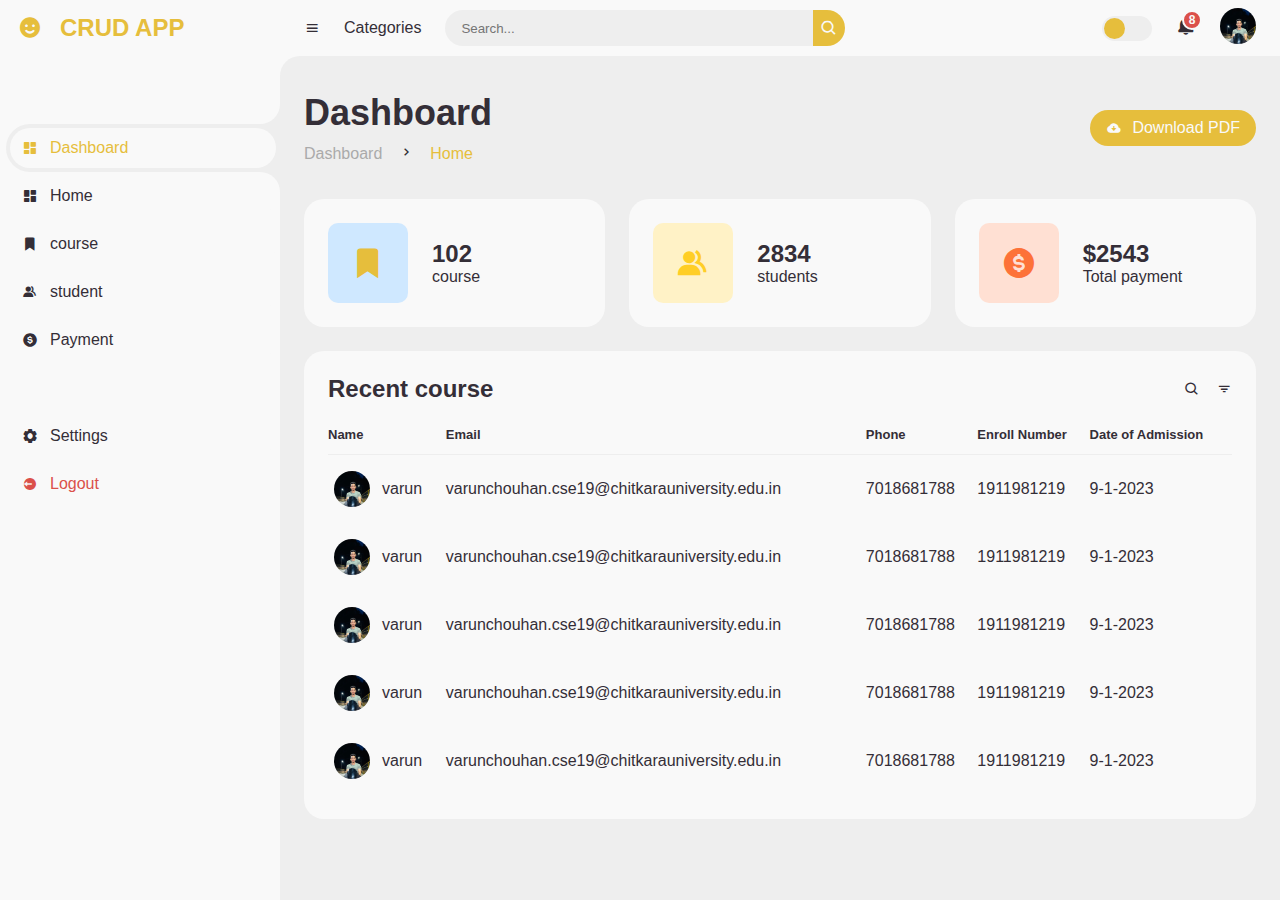
<file: project 2/index.html>
<!DOCTYPE html>
<html lang="en">
<head>
	<meta charset="UTF-8">
	<meta name="viewport" content="width=device-width, initial-scale=1.0">

	<link href='https://unpkg.com/boxicons@2.0.9/css/boxicons.min.css' rel='stylesheet'>
	<link rel="stylesheet" href="style.css">

	<title>varun chouhan</title>
</head>
<body>



	<section id="sidebar">
		<a href="#" class="brand">
			<i class='bx bxs-smile'></i>
			<span class="text">CRUD APP</span>
		</a>
		<ul class="side-menu top">
			<li class="active">
				<a href="#">
					<i class='bx bxs-dashboard' ></i>
					<span class="text">Dashboard</span>
				</a>
			</li>
			<li>
				<a href="#">
					<i class="bx bxs-dashboard"></i>
					<span class="text">Home</span>
				</a>
			</li>
			<li>
				<a href="#">
					<i class='bx bxs-bookmark' ></i>
					<span class="text">course</span>
				</a>
			</li>
			<li>
				<a href="#">
					<i class='bx bxs-group'></iconify-icon></i>
					<span class="text">student</span>
				</a>
			</li>
			<li>
				<a href="#">
					<i class='bx bxs-dollar-circle' ></i>
					<span class="text">Payment</span>
				</a>
			</li>
		</ul>
		<ul class="side-menu">
			<li>
				<a href="#">
					<i class='bx bxs-cog' ></i>
					<span class="text">Settings</span>
				</a>
			</li>
			<li>
				<a href="#" class="logout">
					<i class='bx bxs-log-out-circle' ></i>
					<span class="text">Logout</span>
				</a>
			</li>
		</ul>
	</section>



	<section id="content">
		
		<nav>
			<i class='bx bx-menu' ></i>
			<a href="#" class="nav-link">Categories</a>
			<form action="#">
				<div class="form-input">
					<input type="search" placeholder="Search...">
					<button type="submit" class="search-btn"><i class='bx bx-search' ></i></button>
				</div>
			</form>
			<input type="checkbox" id="switch-mode" hidden>
			<label for="switch-mode" class="switch-mode"></label>
			<a href="#" class="notification">
				<i class='bx bxs-bell' ></i>
				<span class="num">8</span>
			</a>
			<a href="#" class="profile">
				<img src="img/IMG_3964.jpg">
			</a>
		</nav>
		
		<main>
			<div class="head-title">
				<div class="left">
					<h1>Dashboard</h1>
					<ul class="breadcrumb">
						<li>
							<a href="#">Dashboard</a>
						</li>
						<li><i class='bx bx-chevron-right' ></i></li>
						<li>
							<a class="active" href="#">Home</a>
						</li>
					</ul>
				</div>
				<a href="#" class="btn-download">
					<i class='bx bxs-cloud-download' ></i>
					<span class="text">Download PDF</span>
				</a>
			</div>

			<ul class="box-info">
				<li>
					<i class='bx bxs-bookmark' ></i>
					<span class="text">
						<h3>102</h3>
						<p>course</p>
					</span>
				</li>
				<li>
					<i class='bx bxs-group' ></i>
					<span class="text">
						<h3>2834</h3>
						<p>students</p>
					</span>
				</li>
				<li>
					<i class='bx bxs-dollar-circle' ></i>
					<span class="text">
						<h3>$2543</h3>
						<p>Total payment</p>
					</span>
				</li>
			</ul>


			<div class="table-data">
				<div class="order">
					<div class="head">
						<h3>Recent course</h3>
						<i class='bx bx-search' ></i>
						<i class='bx bx-filter' ></i>
					</div>
					<table>
						<thead>
							<tr>
								<th>Name</th>
								<th>Email</th>
								<th>Phone</th>
								<th>Enroll Number</th>
								<th>Date of Admission </th>
							</tr>
						</thead>
						<tbody>
							<tr>
								<td>
									<img src="img/IMG_3964.jpg">
									<p>varun </p>
								</td>
								<td>varunchouhan.cse19@chitkarauniversity.edu.in</td>
								<td>7018681788</td>
								<td>1911981219</td>
								<td>9-1-2023</td>

							</tr>
							<tr>
								<td>
									<img src="img/IMG_3964.jpg">
									<p> varun </p>
								</td>
								<td>varunchouhan.cse19@chitkarauniversity.edu.in</td>
                                <td>7018681788</td>
								<td>1911981219</td>
								<td>9-1-2023</td>

							</tr>
							<tr>
								<td>
									<img src="img/IMG_3964.jpg">
									<p>varun</p>
								</td>
								<td>varunchouhan.cse19@chitkarauniversity.edu.in</td>
								<td>7018681788</td>
								<td>1911981219</td>
								<td>9-1-2023</td>

							</tr>
							<tr>
								<td>
									<img src="img/IMG_3964.jpg">
									<p>varun</p>
								</td>
								<td>varunchouhan.cse19@chitkarauniversity.edu.in</td>
								<td>7018681788</td>
								<td>1911981219</td>
								<td>9-1-2023</td>

							</tr>
							<tr>
								<td>
									<img src="img/IMG_3964.jpg">
									<p>varun</p>
								</td>
								<td>varunchouhan.cse19@chitkarauniversity.edu.in</td>
								<td>7018681788</td>
								<td>1911981219</td>
								<td>9-1-2023</td>

							</tr>
						</tbody>
					</table>
				</div>
				
			</div>
		</main>
		 
	</section>
	

	<script src="script.js"></script>
</body>
</html>
</file>
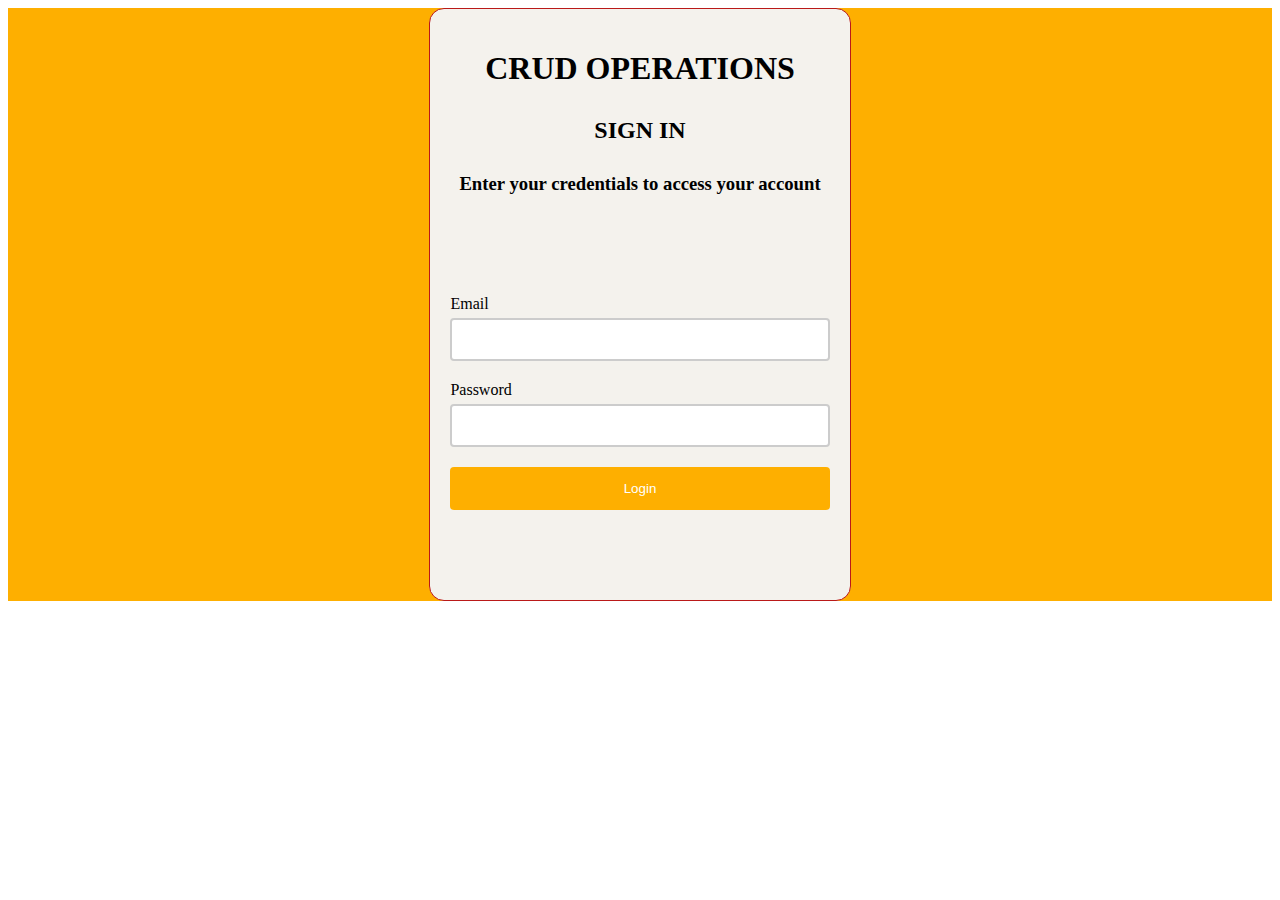
<file: project 2/singin.html>
<!DOCTYPE html>
<html>
<head>
  <link rel="stylesheet" type="text/css" href="signin.css">
  <title>Login</title>
  
</head>
<body >
    
   <div class="background">
    
  <div class="signin-container">
    <form>
    
        <h1>CRUD OPERATIONS</h1>
      <h2>SIGN IN</h2>
      <h3>Enter your credentials to access your account</h3>
      <label for="Email">Email</label>
      <input type="text" id="Email" name="Email" required >
      <label for="password">Password</label>
      <input type="password" id="password" name="password" required>
     
      <button type="submit" onclick="window.location.href= './index.html'">Login</button>

    </form>
  </div>
  </div>
</body>
</html>
</file>
<file: project 2/style.css>
@mport url('https://fonts.googleapis.com/css2?family=Lato:wght@400;700&family=Poppins:wght@400;500;600;700&display=swap');

* {
	margin: 0;
	padding: 0;
	box-sizing: border-box;
}

a {
	text-decoration: none;
}

li {
	list-style: none;
}

:root {
	--poppins: 'Poppins', sans-serif;
	--lato: 'Lato', sans-serif;

	--light: #F9F9F9;
	--blue: #e6be3c;
	--light-blue: #CFE8FF;
	--grey: #eee;
	--dark-grey: #AAAAAA;
	--dark: #342E37;
	--red: #DB504A;
	--yellow: #FFCE26;
	--light-yellow: #FFF2C6;
	--orange: #FD7238;
	--light-orange: #FFE0D3;
}

html {
	overflow-x: hidden;
}

body.dark {
	--light: #1e130c;
	--grey: #060714;
	--dark: #FBFBFB;
}

body {
	background: var(--grey);
	overflow-x: hidden;
}





/* SIDEBAR */
#sidebar {
	position: fixed;
	top: 0;
	left: 0;
	width: 280px;
	height: 100%;
	background: var(--light);
	z-index: 2000;
	font-family: var(--lato);
	transition: .3s ease;
	overflow-x: hidden;
	scrollbar-width: none;
}
#sidebar::--webkit-scrollbar {
	display: none;
}
#sidebar.hide {
	width: 60px;
}
#sidebar .brand {
	font-size: 24px;
	font-weight: 700;
	height: 56px;
	display: flex;
	align-items: center;
	color: var(--blue);
	position: sticky;
	top: 0;
	left: 0;
	background: var(--light);
	z-index: 500;
	padding-bottom: 20px;
	box-sizing: content-box;
}
#sidebar .brand .bx {
	min-width: 60px;
	display: flex;
	justify-content: center;
}
#sidebar .side-menu {
	width: 100%;
	margin-top: 48px;
}
#sidebar .side-menu li {
	height: 48px;
	background: transparent;
	margin-left: 6px;
	border-radius: 48px 0 0 48px;
	padding: 4px;
}
#sidebar .side-menu li.active {
	background: var(--grey);
	position: relative;
}
#sidebar .side-menu li.active::before {
	content: '';
	position: absolute;
	width: 40px;
	height: 40px;
	border-radius: 50%;
	top: -40px;
	right: 0;
	box-shadow: 20px 20px 0 var(--grey);
	z-index: -1;
}
#sidebar .side-menu li.active::after {
	content: '';
	position: absolute;
	width: 40px;
	height: 40px;
	border-radius: 50%;
	bottom: -40px;
	right: 0;
	box-shadow: 20px -20px 0 var(--grey);
	z-index: -1;
}
#sidebar .side-menu li a {
	width: 100%;
	height: 100%;
	background: var(--light);
	display: flex;
	align-items: center;
	border-radius: 48px;
	font-size: 16px;
	color: var(--dark);
	white-space: nowrap;
	overflow-x: hidden;
}
#sidebar .side-menu.top li.active a {
	color: var(--blue);
}
#sidebar.hide .side-menu li a {
	width: calc(48px - (4px * 2));
	transition: width .3s ease;
}
#sidebar .side-menu li a.logout {
	color: var(--red);
}
#sidebar .side-menu.top li a:hover {
	color: var(--blue);
}
#sidebar .side-menu li a .bx {
	min-width: calc(60px  - ((4px + 6px) * 2));
	display: flex;
	justify-content: center;
}
/* SIDEBAR */





/* CONTENT */
#content {
	position: relative;
	width: calc(100% - 280px);
	left: 280px;
	transition: .3s ease;
}
#sidebar.hide ~ #content {
	width: calc(100% - 60px);
	left: 60px;
}




/* NAVBAR */
#content nav {
	height: 56px;
	background: var(--light);
	padding: 0 24px;
	display: flex;
	align-items: center;
	grid-gap: 24px;
	font-family: var(--lato);
	position: sticky;
	top: 0;
	left: 0;
	z-index: 1000;
}
#content nav::before {
	content: '';
	position: absolute;
	width: 40px;
	height: 40px;
	bottom: -40px;
	left: 0;
	border-radius: 50%;
	box-shadow: -20px -20px 0 var(--light);
}
#content nav a {
	color: var(--dark);
}
#content nav .bx.bx-menu {
	cursor: pointer;
	color: var(--dark);
}
#content nav .nav-link {
	font-size: 16px;
	transition: .3s ease;
}
#content nav .nav-link:hover {
	color: var(--blue);
}
#content nav form {
	max-width: 400px;
	width: 100%;
	margin-right: auto;
}
#content nav form .form-input {
	display: flex;
	align-items: center;
	height: 36px;
}
#content nav form .form-input input {
	flex-grow: 1;
	padding: 0 16px;
	height: 100%;
	border: none;
	background: var(--grey);
	border-radius: 36px 0 0 36px;
	outline: none;
	width: 100%;
	color: var(--dark);
}
#content nav form .form-input button {
	width: 36px;
	height: 100%;
	display: flex;
	justify-content: center;
	align-items: center;
	background: var(--blue);
	color: var(--light);
	font-size: 18px;
	border: none;
	outline: none;
	border-radius: 0 36px 36px 0;
	cursor: pointer;
}
#content nav .notification {
	font-size: 20px;
	position: relative;
}
#content nav .notification .num {
	position: absolute;
	top: -6px;
	right: -6px;
	width: 20px;
	height: 20px;
	border-radius: 50%;
	border: 2px solid var(--light);
	background: var(--red);
	color: var(--light);
	font-weight: 700;
	font-size: 12px;
	display: flex;
	justify-content: center;
	align-items: center;
}
#content nav .profile img {
	width: 36px;
	height: 36px;
	object-fit: cover;
	border-radius: 50%;
}
#content nav .switch-mode {
	display: block;
	min-width: 50px;
	height: 25px;
	border-radius: 25px;
	background: var(--grey);
	cursor: pointer;
	position: relative;
}
#content nav .switch-mode::before {
	content: '';
	position: absolute;
	top: 2px;
	left: 2px;
	bottom: 2px;
	width: calc(25px - 4px);
	background: var(--blue);
	border-radius: 50%;
	transition: all .3s ease;
}
#content nav #switch-mode:checked + .switch-mode::before {
	left: calc(100% - (25px - 4px) - 2px);
}
/* NAVBAR */





/* MAIN */
#content main {
	width: 100%;
	padding: 36px 24px;
	font-family: var(--poppins);
	max-height: calc(100vh - 56px);
	overflow-y: auto;
}
#content main .head-title {
	display: flex;
	align-items: center;
	justify-content: space-between;
	grid-gap: 16px;
	flex-wrap: wrap;
}
#content main .head-title .left h1 {
	font-size: 36px;
	font-weight: 600;
	margin-bottom: 10px;
	color: var(--dark);
}
#content main .head-title .left .breadcrumb {
	display: flex;
	align-items: center;
	grid-gap: 16px;
}
#content main .head-title .left .breadcrumb li {
	color: var(--dark);
}
#content main .head-title .left .breadcrumb li a {
	color: var(--dark-grey);
	pointer-events: none;
}
#content main .head-title .left .breadcrumb li a.active {
	color: var(--blue);
	pointer-events: unset;
}
#content main .head-title .btn-download {
	height: 36px;
	padding: 0 16px;
	border-radius: 36px;
	background: var(--blue);
	color: var(--light);
	display: flex;
	justify-content: center;
	align-items: center;
	grid-gap: 10px;
	font-weight: 500;
}




#content main .box-info {
	display: grid;
	grid-template-columns: repeat(auto-fit, minmax(240px, 1fr));
	grid-gap: 24px;
	margin-top: 36px;
}
#content main .box-info li {
	padding: 24px;
	background: var(--light);
	border-radius: 20px;
	display: flex;
	align-items: center;
	grid-gap: 24px;
	
}
#content main .box-info li:hover {
	background-color: #FFCE26;
}

#content main .box-info li .bx {
	width: 80px;
	height: 80px;
	border-radius: 10px;
	font-size: 36px;
	display: flex;
	justify-content: center;
	align-items: center;
}
#content main .box-info li:nth-child(1) .bx {
	background: var(--light-blue);
	color: var(--blue);
}
#content main .box-info li:nth-child(2) .bx {
	background: var(--light-yellow);
	color: var(--yellow);
}
#content main .box-info li:nth-child(3) .bx {
	background: var(--light-orange);
	color: var(--orange);
}
#content main .box-info li .text h3 {
	font-size: 24px;
	font-weight: 600;
	color: var(--dark);
}
#content main .box-info li .text p {
	color: var(--dark);	
}





#content main .table-data {
	display: flex;
	flex-wrap: wrap;
	grid-gap: 24px;
	margin-top: 24px;
	width: 100%;
	color: var(--dark);
}
#content main .table-data > div {
	border-radius: 20px;
	background: var(--light);
	padding: 24px;
	overflow-x: auto;
}
#content main .table-data .head {
	display: flex;
	align-items: center;
	grid-gap: 16px;
	margin-bottom: 24px;
}
#content main .table-data .head h3 {
	margin-right: auto;
	font-size: 24px;
	font-weight: 600;
}
#content main .table-data .head .bx {
	cursor: pointer;
}

#content main .table-data .order {
	flex-grow: 1;
	flex-basis: 500px;
}
#content main .table-data .order table {
	width: 100%;
	border-collapse: collapse;
}
#content main .table-data .order table th {
	padding-bottom: 12px;
	font-size: 13px;
	text-align: left;
	border-bottom: 1px solid var(--grey);
}
#content main .table-data .order table td {
	padding: 16px 0;
}
#content main .table-data .order table tr td:first-child {
	display: flex;
	align-items: center;
	grid-gap: 12px;
	padding-left: 6px;
}
#content main .table-data .order table td img {
	width: 36px;
	height: 36px;
	border-radius: 50%;
	object-fit: cover;
}
#content main .table-data .order table tbody tr:hover {
	background: var(--grey);
}
#content main .table-data .order table tr td .status {
	font-size: 10px;
	padding: 6px 16px;
	color: var(--light);
	border-radius: 20px;
	font-weight: 700;
}
#content main .table-data .order table tr td .status.completed {
	background: var(--blue);
}
#content main .table-data .order table tr td .status.process {
	background: var(--yellow);
}
#content main .table-data .order table tr td .status.pending {
	background: var(--orange);
}


#content main .table-data .todo {
	flex-grow: 1;
	flex-basis: 300px;
}
#content main .table-data .todo .todo-list {
	width: 100%;
}
#content main .table-data .todo .todo-list li {
	width: 100%;
	margin-bottom: 16px;
	background: var(--grey);
	border-radius: 10px;
	padding: 14px 20px;
	display: flex;
	justify-content: space-between;
	align-items: center;
}
#content main .table-data .todo .todo-list li .bx {
	cursor: pointer;
}
#content main .table-data .todo .todo-list li.completed {
	border-left: 10px solid var(--blue);
}
#content main .table-data .todo .todo-list li.not-completed {
	border-left: 10px solid var(--orange);
}
#content main .table-data .todo .todo-list li:last-child {
	margin-bottom: 0;
}
/* MAIN */
/* CONTENT */









@media screen and (max-width: 768px) {
	#sidebar {
		width: 200px;
	}

	#content {
		width: calc(100% - 60px);
		left: 200px;
	}

	#content nav .nav-link {
		display: none;
	}
}






@media screen and (max-width: 576px) {
	#content nav form .form-input input {
		display: none;
	}

	#content nav form .form-input button {
		width: auto;
		height: auto;
		background: transparent;
		border-radius: none;
		color: var(--dark);
	}

	#content nav form.show .form-input input {
		display: block;
		width: 100%;
	}
	#content nav form.show .form-input button {
		width: 36px;
		height: 100%;
		border-radius: 0 36px 36px 0;
		color: var(--light);
		background: var(--red);
	}

	#content nav form.show ~ .notification,
	#content nav form.show ~ .profile {
		display: none;
	}

	#content main .box-info {
		grid-template-columns: 1fr;
	}

	#content main .table-data .head {
		min-width: 420px;
	}
	#content main .table-data .order table {
		min-width: 420px;
	}
	#content main .table-data .todo .todo-list {
		min-width: 420px;
	}
}
</file>
<file: project 2/signin.css>
.signin-container {
    display: flex;
    flex-direction: column;
    align-items: center;
    margin-top: 500px;
    width: 30%;
    margin: 0 auto;
    border: 1px solid rgb(186, 25, 25);
    background-color: #f4f2ed;
    border-radius: 15px;
    padding: 20px;
  }
  .background {
    background-color: #FEAF00;


}
  
  form {
    display: flex;
    flex-direction: column;
    width: 100%;
    margin-bottom: 50px;

  }
  form h1 {

    margin-bottom: 10px;
    text-align: center;

  }
  
  form h2 {
    margin-bottom: 10px;
    text-align: center;
  }
  form h3 {
    margin-bottom: 100px;
    text-align: center;

  }
  
  form label {
    margin-bottom: 5px;
  }
  
  form input[type="text"],
  form input[type="password"] {
    width: 100%;
    padding: 12px 20px;
    margin-bottom: 20px;
    box-sizing: border-box;
    border: 2px solid #ccc;
    border-radius: 4px;
  }
  
  form button[type="submit"] {
    width: 100%;
    background-color: #FEAF00;
    color: white;
    padding: 14px 20px;
    margin-bottom: 20px;
    border: none;
    border-radius: 4px;
    cursor: pointer;
  }
  
  form button[type="submit"]:hover {
    background-color: #19fe00;
  }
</file>
